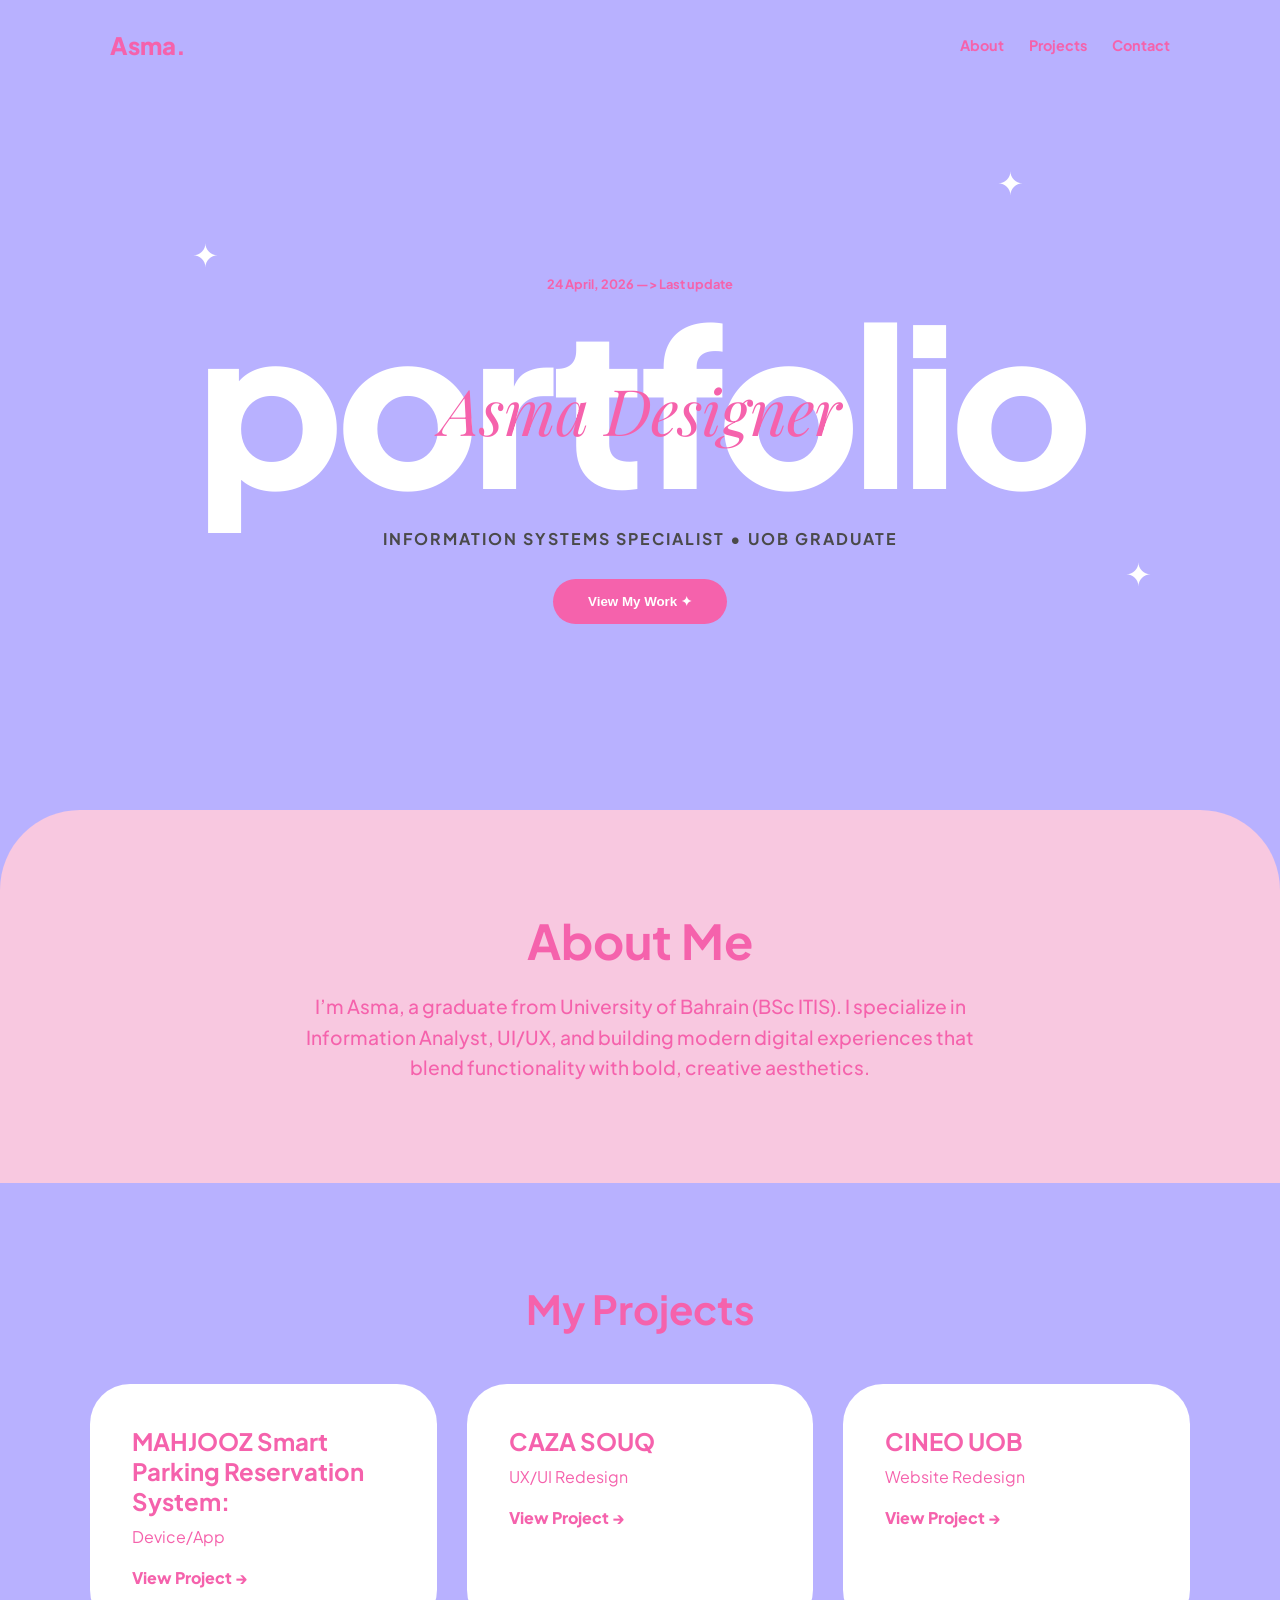
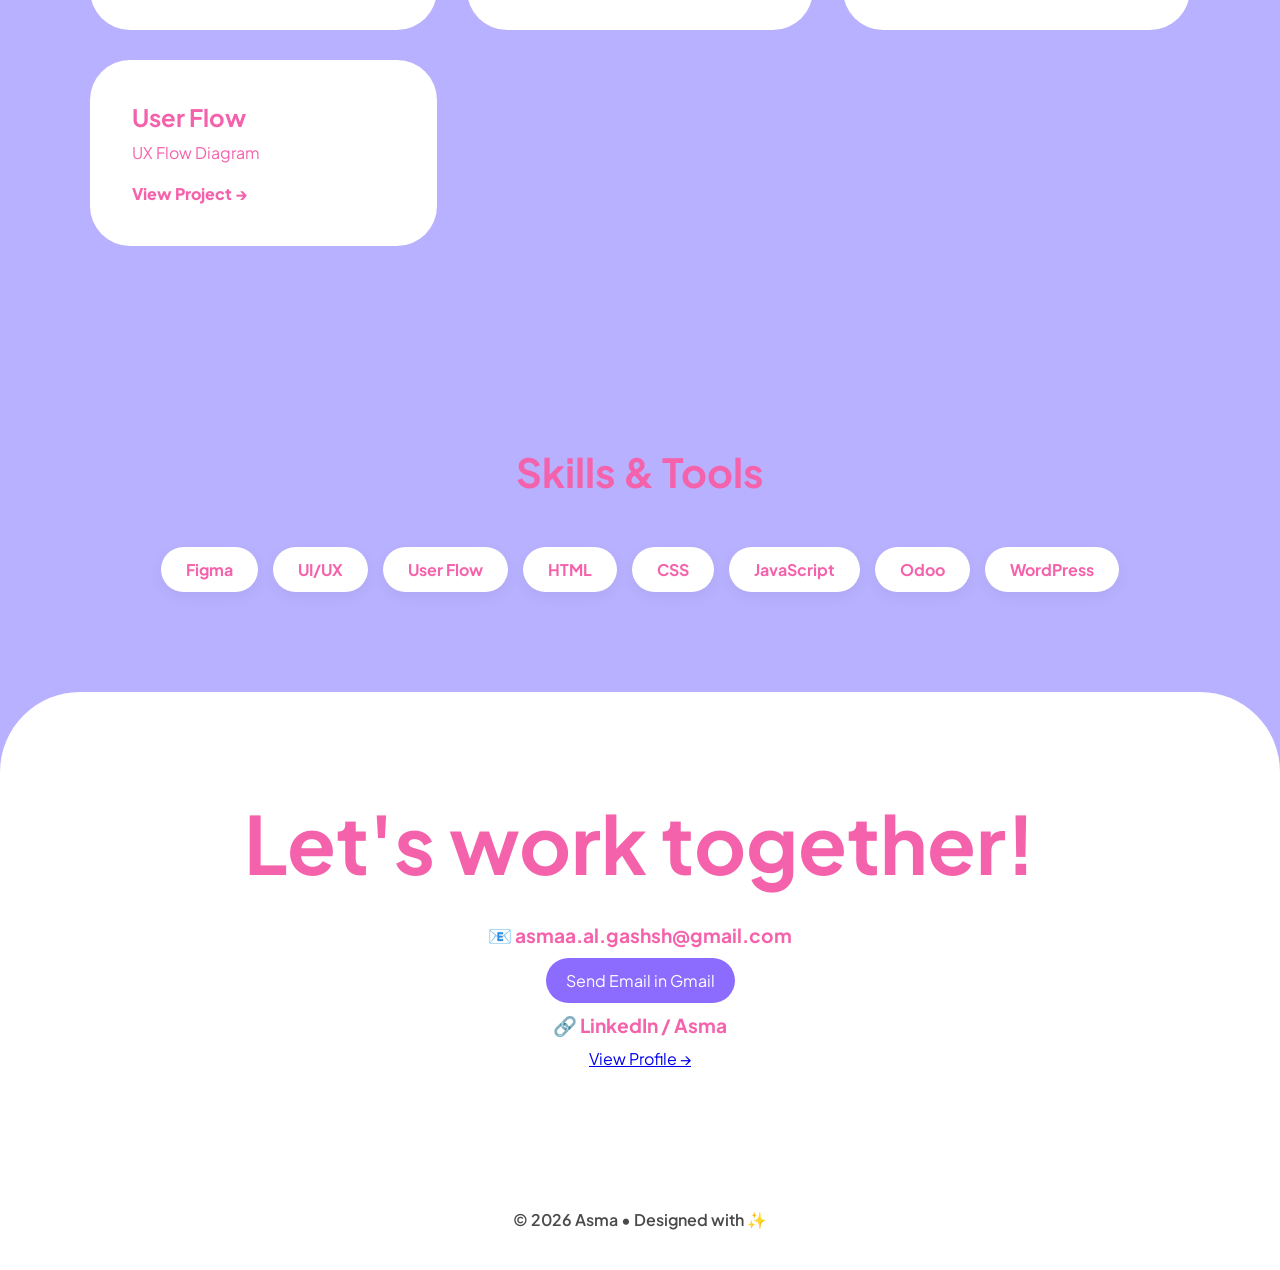
<file: index.html>
<!DOCTYPE html>
<html lang="en">
<head>
    <meta charset="UTF-8">
    <meta name="viewport" content="width=device-width, initial-scale=1.0">
    <title>Asma Portfolio | Creative Designer</title>
    <link rel="stylesheet" href="style.css">
    <link href="https://fonts.googleapis.com/css2?family=Plus+Jakarta+Sans:wght@400;700;800&family=Playfair+Display:ital,wght@1,700&display=swap" rel="stylesheet">
</head>
<body>

    <header class="navbar container">
        <h1>Asma.</h1>
        <nav>
            <a href="#about">About</a>
            <a href="#projects">Projects</a>
            <a href="#contact">Contact</a>
           
        </nav>
    </header>

    <section class="hero">
        <div class="hero-content">
            <span class="date-badge">24 April, 2026 —> Last update </span>
            <div class="title-wrapper">
                <h2 class="big-title">portfolio</h2>
                <span class="script-overlay">Asma Designer
                </span>
            </div>
            <p class="hero-subtitle">Information Systems Specialist • UOB Graduate</p>
            <button class="cta-button" onclick="scrollToProjects()">View My Work ✦</button>
        </div>
        
        <div class="sparkle s1">✦</div>
        <div class="sparkle s2">✦</div>
        <div class="sparkle s3">✦</div>
    </section>

    <section id="about" class="about-section">
        <div class="container">
            <div class="about-card">
                <h2>About Me</h2>
                <p>
                    I’m Asma, a graduate from University of Bahrain (BSc ITIS).
                    I specialize in Information Analyst, UI/UX, and building modern digital experiences 
                    that blend functionality with bold, creative aesthetics.
                </p>
            </div>
        </div>
    </section>

    <section id="projects" class="container section">
        <h2 class="section-title">My Projects</h2>
        <div class="projects-grid">
            <div class="project-card">
                <h3>MAHJOOZ Smart Parking Reservation System:</h3>
                <p>Device/App</p>
                <a href="index1.html" target="_blank">View Project →</a>
            </div>
            <div class="project-card">
                <h3>CAZA SOUQ</h3>
                <p>UX/UI Redesign</p>
                <a href="https://www.figma.com/proto/Wwr1VtW3B9xrTz90kfcWW1/CAZA-SOUQ-redesign?node-id=1-1320&t=OIua04LFYJwiDX6g-1" target="_blank">View Project →</a>
            </div>

            <div class="project-card">
                <h3>CINEO UOB</h3>
                <p>Website Redesign</p>
                <a href="https://www.figma.com/design/tz0V0ktDkPzu4GMafvNUJJ/Untitled?node-id=2001-315&t=Y27DHrljo4WrWck2-1" target="_blank">View Project →</a>
            </div>

            <div class="project-card">
                <h3>User Flow</h3>
                <p>UX Flow Diagram</p>
                <a href="https://www.figma.com/board/vErBN0kjXexFkiyykTIXaf/Untitled?t=Y27DHrljo4WrWck2-1" target="_blank">View Project →</a>
            </div>
        </div>
    </section>

    <section class="container section">
        <h2 class="section-title">Skills & Tools</h2>
        <div class="skills-box">
            <span>Figma</span>
            <span>UI/UX</span>
            <span>User Flow</span>
            <span>HTML</span>
            <span>CSS</span>
            <span>JavaScript</span>
            <span>Odoo</span>
            <span>WordPress</span>
        </div>
    </section>

    <section id="contact" class="contact-footer">
        <div class="container">
            <h2>Let's work together!</h2>
            <div class="contact-info">
                <p>📧 asmaa.al.gashsh@gmail.com</p>
                <a  class="email-btn" href="https://mail.google.com/mail/?view=cm&to=asmaa.al.gashsh@gmail.com" target="_blank">
                      Send Email in Gmail
                    </a>
                <p>🔗 LinkedIn / Asma </p>
                <a href="https://www.linkedin.com/in/asma-al-gashash-516762349/" target="_blank">View Profile →</a>
                
                
            </div>
        </div>
    </section>

    <footer>
        <p>© 2026 Asma • Designed with ✨</p>
    </footer>

    <script src="script.js"></script>
</body>
</html>
</file>
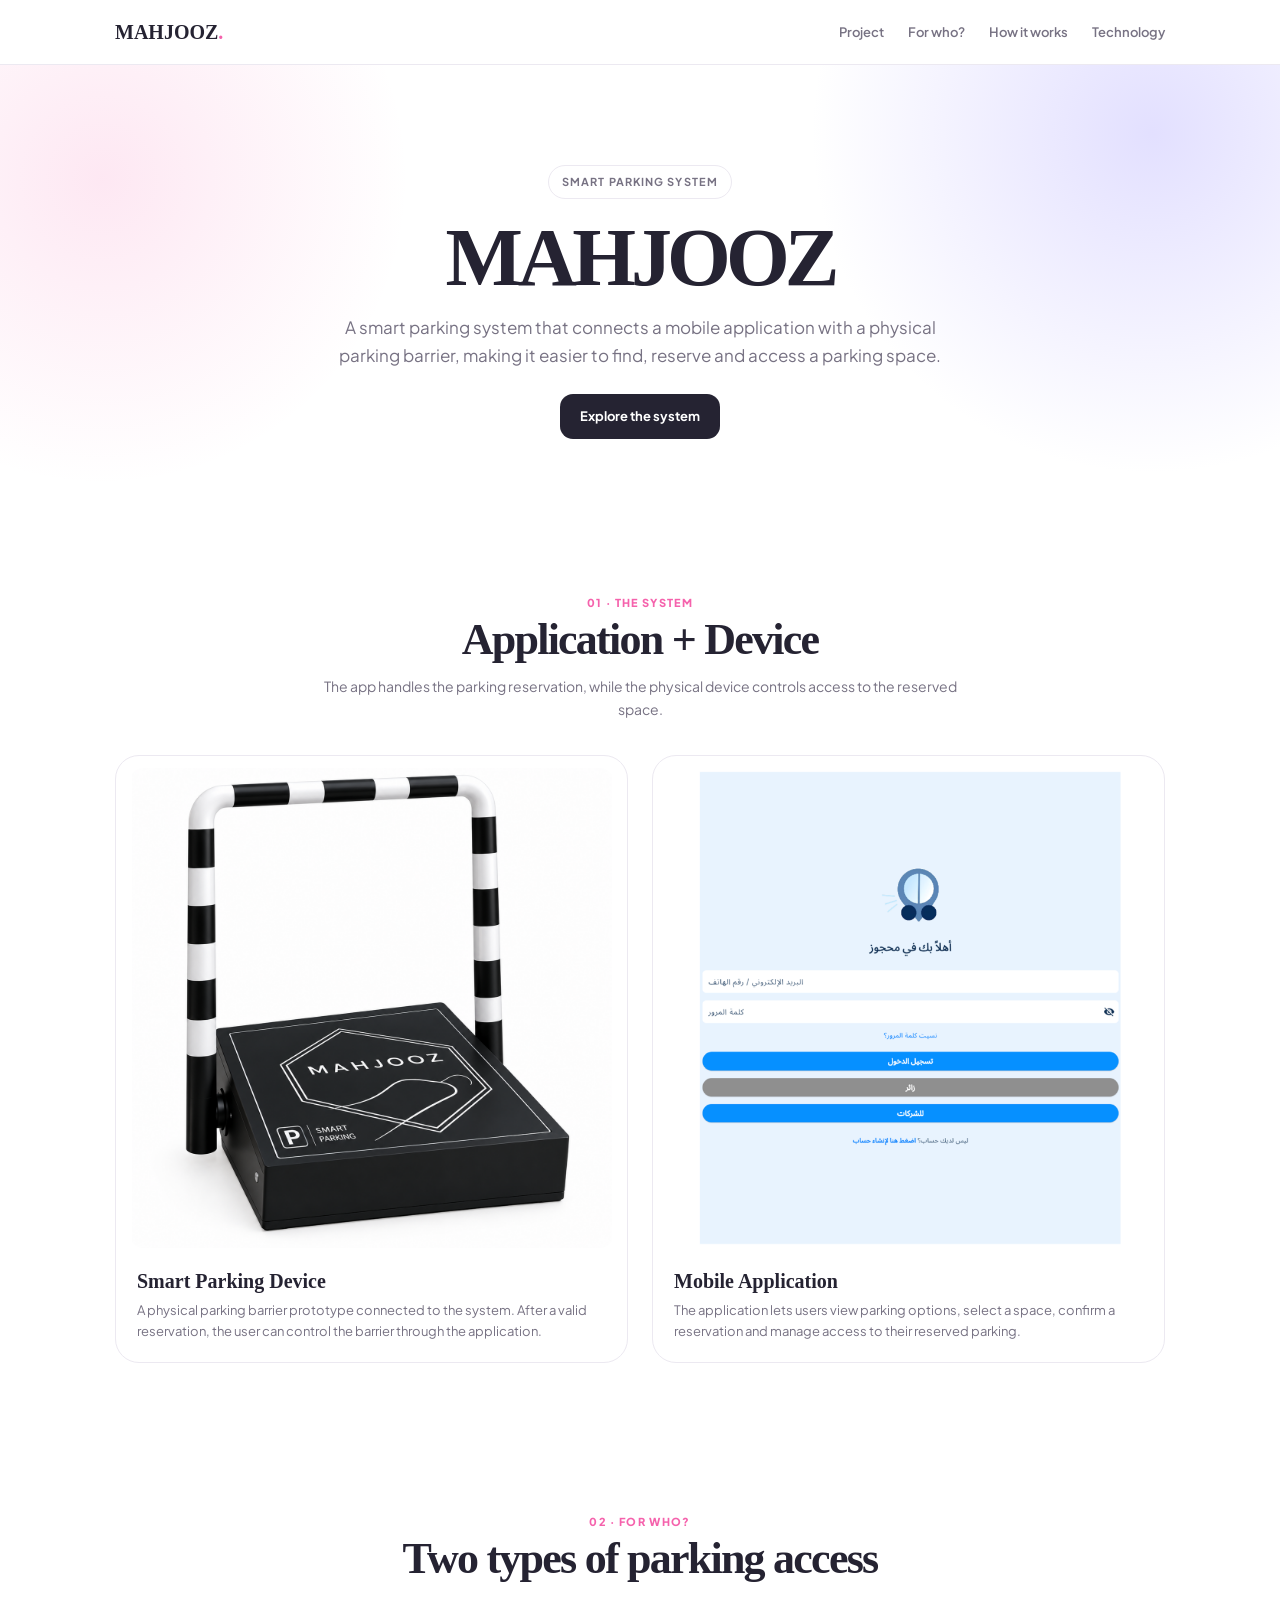
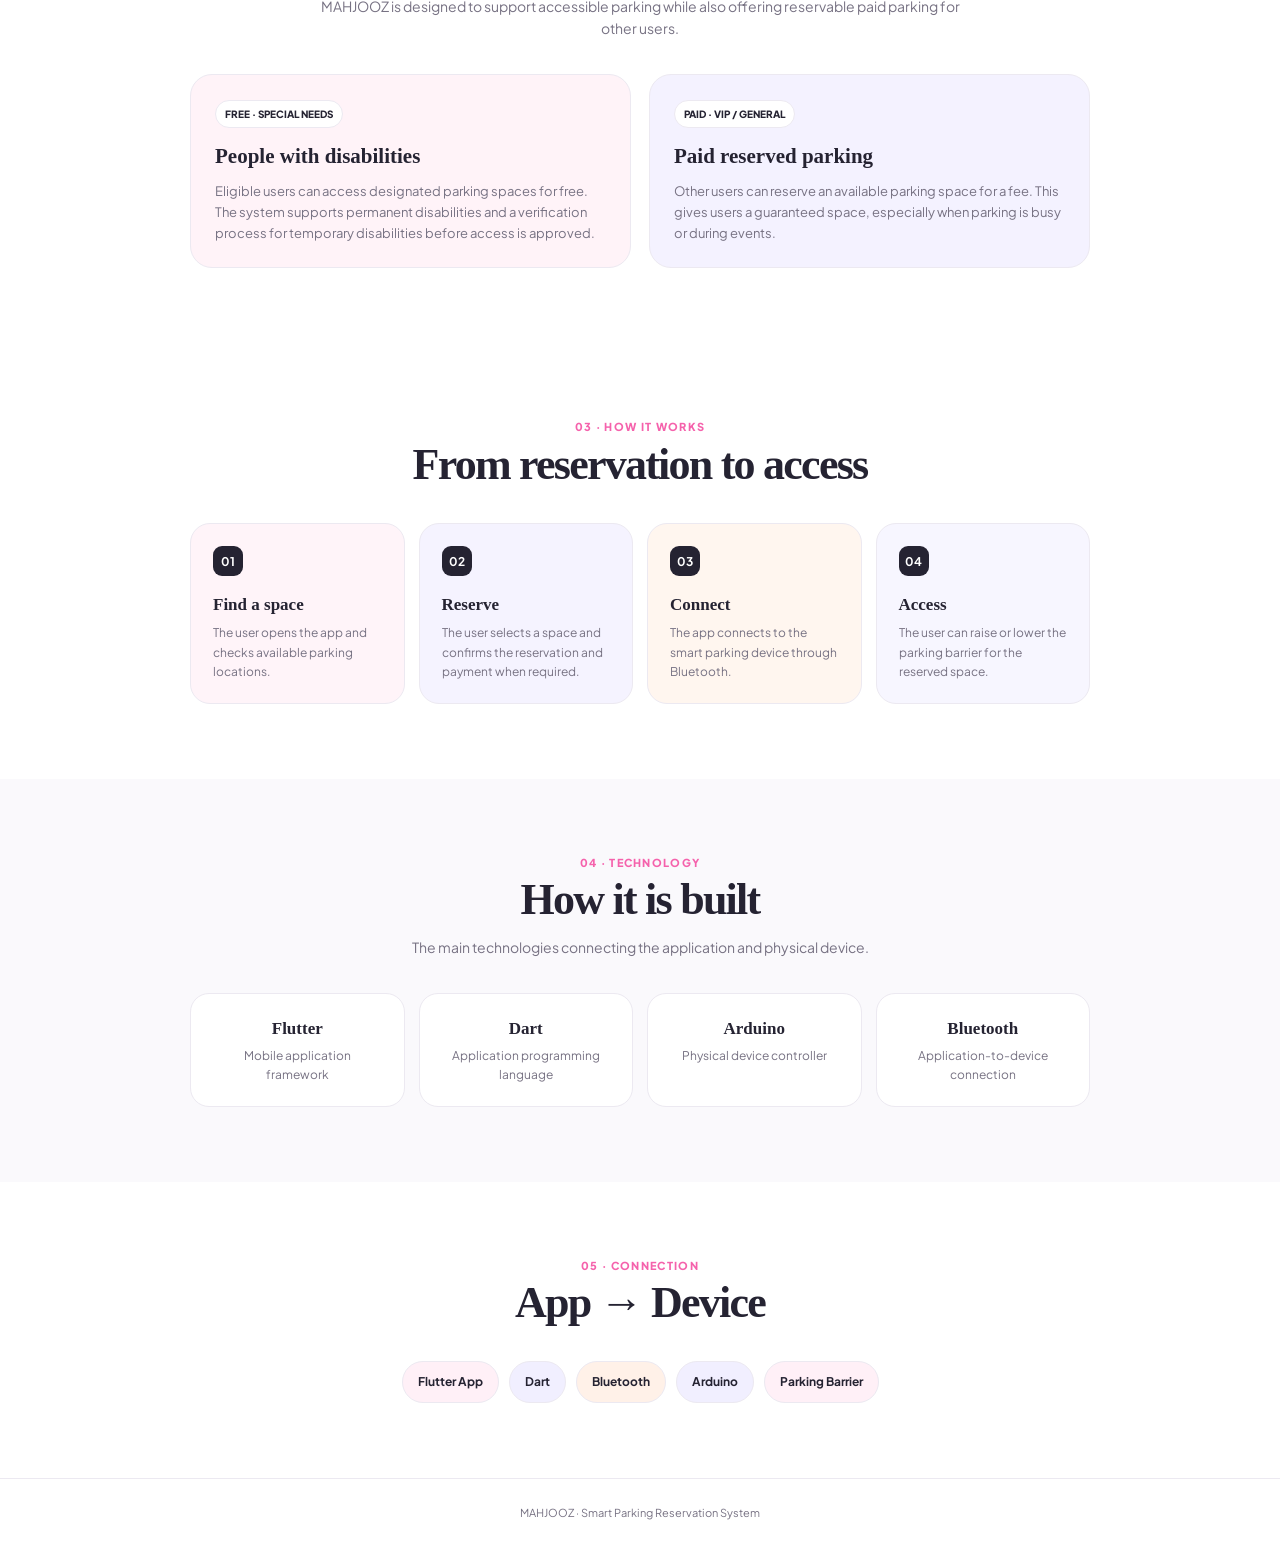
<file: index1.html>
<!DOCTYPE html>
<html lang="en">
<head>
  <meta charset="UTF-8">
  <meta name="viewport" content="width=device-width, initial-scale=1.0">
  <meta name="description" content="MAHJOOZ Smart Parking System — application and smart parking device.">
  <title>MAHJOOZ | Smart Parking</title>
  <link rel="preconnect" href="https://fonts.googleapis.com">
  <link rel="preconnect" href="https://fonts.gstatic.com" crossorigin>
  <link href="https://fonts.googleapis.com/css2?family=Plus+Jakarta+Sans:wght@400;700;800&family=Playfair+Display:ital,wght@1,700&display=swap" rel="stylesheet">
  <style>
    :root{--pink:#f562ac;--lav:#b8b1ff;--white:#fff;--peach:#ffd6ba;--ink:#252332;--muted:#777283;--line:#ece9f1;--soft:#faf9fc}
    *{box-sizing:border-box;margin:0;padding:0}
    html{scroll-behavior:smooth}
    body{font-family:'Plus Jakarta Sans', sans-serif ;color:var(--ink);background:var(--white);line-height:1.6}
    img{max-width:100%;display:block} a{text-decoration:none;color:inherit}
    .container{width:min(1050px,92%);margin:auto}
    nav{position:sticky;top:0;z-index:10;background:rgba(255,255,255,.9);backdrop-filter:blur(14px);border-bottom:1px solid var(--line)}
    .nav-inner{height:64px;display:flex;align-items:center;justify-content:space-between}
    .logo{font-family:"Space Grotesk";font-weight:700;font-size:20px}.logo span{color:var(--pink)}
    .nav-links{display:flex;gap:24px;font-size:13px;font-weight:600;color:var(--muted)}
    .nav-links a:hover{color:var(--pink)}
    .hero{padding:100px 0 80px;background:radial-gradient(circle at 90% 15%,rgba(184,177,255,.4),transparent 28%),radial-gradient(circle at 8% 25%,rgba(245,98,172,.15),transparent 25%)}
    .hero-content{text-align:center;max-width:800px;margin:auto}
    .tag{display:inline-block;padding:7px 13px;border:1px solid var(--line);border-radius:999px;font-size:11px;font-weight:700;letter-spacing:.1em;text-transform:uppercase;background:#fff;color:var(--muted)}
    h1{font-family:"Space Grotesk";font-size:clamp(50px,8vw,82px);line-height:.95;letter-spacing:-.06em;margin:20px 0 18px}
    h1 span{color:var(--pink)} .hero p{max-width:640px;margin:auto;color:var(--muted);font-size:17px}
    .button{display:inline-block;margin-top:25px;padding:12px 20px;background:var(--ink);color:#fff;border-radius:13px;font-size:13px;font-weight:700}
    section{padding:75px 0}.showcase,.how{background:#fff}.tech{background:var(--soft)}
    .section-head{text-align:center;margin-bottom:35px}.kicker{color:var(--pink);font-size:11px;font-weight:800;letter-spacing:.12em;text-transform:uppercase}
    .section-title{font-family:"Space Grotesk";font-size:clamp(30px,4vw,44px);line-height:1.05;letter-spacing:-.04em;margin-top:6px}
    .section-text{max-width:650px;margin:12px auto 0;color:var(--muted);font-size:14px}
    .visuals{display:grid;grid-template-columns:1fr 1fr;gap:24px}
    .visual{background:#fff;border:1px solid var(--line);border-radius:24px;padding:12px;overflow:hidden}
    .visual img{width:100%;height:480px;object-fit:contain;border-radius:17px;background:#fff}
    .visual-info{padding:17px 9px 8px}.visual-info h3{font-family:"Space Grotesk";font-size:20px}.visual-info p{font-size:13px;color:var(--muted);margin-top:3px}
    .audience{margin:30px auto 0;max-width:900px;display:grid;grid-template-columns:1fr 1fr;gap:18px}
    .audience-card{border:1px solid var(--line);border-radius:22px;padding:24px;background:#fff}
    .audience-card.free{background:#fff3f8}.audience-card.paid{background:#f4f2ff}
    .audience-card h3{font-family:"Space Grotesk";font-size:21px;margin-bottom:7px}
    .audience-card p{font-size:13px;color:var(--muted)}
    .badge{display:inline-block;padding:5px 9px;border-radius:999px;font-size:10px;font-weight:800;margin-bottom:12px;background:#fff;border:1px solid var(--line)}
    .flow{display:grid;grid-template-columns:repeat(4,1fr);gap:14px;max-width:900px;margin:auto}
    .step{padding:22px;border-radius:20px;border:1px solid var(--line);background:#fff}
    .step:nth-child(1){background:#fff4f9}.step:nth-child(2){background:#f5f3ff}.step:nth-child(3){background:#fff6ef}.step:nth-child(4){background:#f7f6ff}
    .number{width:30px;height:30px;border-radius:9px;background:var(--ink);color:#fff;display:grid;place-items:center;font-size:12px;font-weight:700;margin-bottom:15px}
    .step h3{font-family:"Space Grotesk";font-size:17px}.step p{font-size:12px;color:var(--muted);margin-top:5px}
    .tech-grid{display:grid;grid-template-columns:repeat(4,1fr);gap:14px;max-width:900px;margin:auto}
    .tech-card{background:#fff;border:1px solid var(--line);border-radius:19px;padding:21px;text-align:center}
    .tech-card h3{font-family:"Space Grotesk";font-size:17px}.tech-card p{font-size:12px;color:var(--muted);margin-top:4px}
    .connection{max-width:720px;margin:auto;display:flex;justify-content:center;align-items:center;gap:10px;flex-wrap:wrap}
    .connection span{padding:10px 15px;border-radius:999px;border:1px solid var(--line);font-size:12px;font-weight:700;background:#fff}
    .connection .pink{background:#fff0f7}.connection .lav{background:#f1efff}.connection .peach{background:#fff1e8}
    footer{border-top:1px solid var(--line);padding:25px 0;text-align:center;color:var(--muted);font-size:11px}
    @media(max-width:750px){.nav-links{display:none}.visuals,.audience,.flow,.tech-grid{grid-template-columns:1fr}.visual img{height:auto;max-height:520px}section{padding:60px 0}.hero{padding:75px 0 60px}}
  </style>
</head>
<body>

<nav>
  <div class="container nav-inner">
    <a href="#" class="logo">MAHJOOZ<span>.</span></a>
    <div class="nav-links">
      <a href="#project">Project</a>
      <a href="#users">For who?</a>
      <a href="#how">How it works</a>
      <a href="#technology">Technology</a>
    </div>
  </div>
</nav>

<header class="hero">
  <div class="container hero-content">
    <div class="tag">Smart Parking System</div>
    <h1>MAHJOOZ</h1>
    <p>
      A smart parking system that connects a mobile application with a physical
      parking barrier, making it easier to find, reserve and access a parking space.
    </p>
    <a href="#project" class="button">Explore the system</a>
  </div>
</header>

<section id="project" class="showcase">
  <div class="container">
    <div class="section-head">
      <div class="kicker">01 · The system</div>
      <h2 class="section-title">Application + Device</h2>
      <p class="section-text">
        The app handles the parking reservation, while the physical device controls
        access to the reserved space.
      </p>
    </div>

    <div class="visuals">
      <figure class="visual">
        <img src="mahjuz-device.png" alt="MAHJOOZ smart parking device">
        <figcaption class="visual-info">
          <h3>Smart Parking Device</h3>
          <p>
            A physical parking barrier prototype connected to the system. After a
            valid reservation, the user can control the barrier through the application.
          </p>
        </figcaption>
      </figure>

      <figure class="visual">
        <img src="mahjuz-app.png" alt="MAHJOOZ mobile application interface">
        <figcaption class="visual-info">
          <h3>Mobile Application</h3>
          <p>
            The application lets users view parking options, select a space, confirm
            a reservation and manage access to their reserved parking.
          </p>
        </figcaption>
      </figure>
    </div>
  </div>
</section>

<section id="users" class="how">
  <div class="container">
    <div class="section-head">
      <div class="kicker">02 · For who?</div>
      <h2 class="section-title">Two types of parking access</h2>
      <p class="section-text">
        MAHJOOZ is designed to support accessible parking while also offering
        reservable paid parking for other users.
      </p>
    </div>

    <div class="audience">
      <article class="audience-card free">
        <div class="badge">FREE · SPECIAL NEEDS</div>
        <h3>People with disabilities</h3>
        <p>
          Eligible users can access designated parking spaces for free. The system
          supports permanent disabilities and a verification process for temporary
          disabilities before access is approved.
        </p>
      </article>

      <article class="audience-card paid">
        <div class="badge">PAID · VIP / GENERAL</div>
        <h3>Paid reserved parking</h3>
        <p>
          Other users can reserve an available parking space for a fee. This gives
          users a guaranteed space, especially when parking is busy or during events.
        </p>
      </article>
    </div>
  </div>
</section>

<section id="how">
  <div class="container">
    <div class="section-head">
      <div class="kicker">03 · How it works</div>
      <h2 class="section-title">From reservation to access</h2>
    </div>

    <div class="flow">
      <article class="step">
        <div class="number">01</div>
        <h3>Find a space</h3>
        <p>The user opens the app and checks available parking locations.</p>
      </article>
      <article class="step">
        <div class="number">02</div>
        <h3>Reserve</h3>
        <p>The user selects a space and confirms the reservation and payment when required.</p>
      </article>
      <article class="step">
        <div class="number">03</div>
        <h3>Connect</h3>
        <p>The app connects to the smart parking device through Bluetooth.</p>
      </article>
      <article class="step">
        <div class="number">04</div>
        <h3>Access</h3>
        <p>The user can raise or lower the parking barrier for the reserved space.</p>
      </article>
    </div>
  </div>
</section>

<section id="technology" class="tech">
  <div class="container">
    <div class="section-head">
      <div class="kicker">04 · Technology</div>
      <h2 class="section-title">How it is built</h2>
      <p class="section-text">The main technologies connecting the application and physical device.</p>
    </div>

    <div class="tech-grid">
      <article class="tech-card"><h3>Flutter</h3><p>Mobile application framework</p></article>
      <article class="tech-card"><h3>Dart</h3><p>Application programming language</p></article>
      <article class="tech-card"><h3>Arduino</h3><p>Physical device controller</p></article>
      <article class="tech-card"><h3>Bluetooth</h3><p>Application-to-device connection</p></article>
    </div>
  </div>
</section>

<section>
  <div class="container">
    <div class="section-head">
      <div class="kicker">05 · Connection</div>
      <h2 class="section-title">App → Device</h2>
    </div>
    <div class="connection">
      <span class="pink">Flutter App</span>
      <span class="lav">Dart</span>
      <span class="peach">Bluetooth</span>
      <span class="lav">Arduino</span>
      <span class="pink">Parking Barrier</span>
    </div>
  </div>
</section>

<footer>MAHJOOZ · Smart Parking Reservation System</footer>
</body>
</html>
</file>
<file: style.css>
:root {
    --lavender: #b8b1ff;
    --peach: #ffd6ba;
    --white: #ffffff;
    --dark: #f562ac;
    --text-gray: #4a4a4a;
    --transition: all 0.4s cubic-bezier(0.175, 0.885, 0.32, 1.275);
}

* {
    margin: 0;
    padding: 0;
    box-sizing: border-box;
}

body {
    font-family: 'Plus Jakarta Sans', sans-serif;
    background-color: var(--lavender);
    color: var(--dark);
    overflow-x: hidden;
}

.container {
    max-width: 1100px;
    margin: auto;
    padding: 0 20px;
}

/* Navbar */
.navbar {
    display: flex;
    justify-content: space-between;
    align-items: center;
    padding: 30px 20px;
}

.navbar h1 { font-weight: 800; font-size: 1.5rem; }

.navbar nav { display: flex; align-items: center; gap: 25px; }

.navbar nav a {
    text-decoration: none;
    color: var(--dark);
    font-weight: 700;
    font-size: 0.9rem;
}

.mini-btn {
    background: none;
    border: 1px solid var(--dark);
    border-radius: 50%;
    cursor: pointer;
    padding: 5px;
}

/* Hero Section */
.hero {
    height: 80vh;
    display: flex;
    flex-direction: column;
    justify-content: center;
    align-items: center;
    text-align: center;
    position: relative;
}

.date-badge {
    font-weight: 700;
    font-size: 0.8rem;
    margin-bottom: 20px;
    display: block;
}

.title-wrapper {
    position: relative;
    margin: 20px 0;
}

.big-title {
    font-size: clamp(80px, 18vw, 220px);
    font-weight: 800;
    color: var(--white);
    line-height: 0.8;
    letter-spacing: -8px;
    text-transform: lowercase;
}

.script-overlay {
    font-family: 'Playfair Display', serif;
    font-style: italic;
    font-size: clamp(30px, 5vw, 70px);
    color: var(--dark);
    position: absolute;
    top: 55%;
    left: 50%;
    transform: translate(-50%, -50%);
    white-space: nowrap;
}

.hero-subtitle {
    font-weight: 700;
    text-transform: uppercase;
    letter-spacing: 2px;
    margin-top: 40px;
    color: var(--text-gray);
}

.cta-button {
    margin-top: 30px;
    padding: 15px 35px;
    background: var(--dark);
    color: white;
    border: none;
    border-radius: 50px;
    font-weight: 700;
    cursor: pointer;
    transition: var(--transition);
}

.cta-button:hover { transform: scale(1.1); }

/* About Section */
.about-section {
    background-color: #f8c8e0;
    padding: 100px 0;
    border-radius: 80px 80px 0 0;
}

.about-card {
    max-width: 700px;
    margin: auto;
    text-align: center;
}

.about-card h2 { font-size: 3rem; margin-bottom: 20px; }

.about-card p { font-size: 1.2rem; line-height: 1.6; font-weight: 500; }

/* Projects */
.section { padding: 100px 0; }
.section-title { font-size: 2.5rem; margin-bottom: 50px; text-align: center; }

.projects-grid {
    display: grid;
    grid-template-columns: repeat(auto-fit, minmax(300px, 1fr));
    gap: 30px;
}

.project-card {
    background: var(--white);
    padding: 40px;
    border-radius: 40px;
    transition: var(--transition);
    border: 2px solid transparent;
}

.project-card:hover {
    transform: translateY(-15px) rotate(2deg);
    border-color: var(--dark);
}

.project-card h3 { font-size: 1.5rem; margin-bottom: 10px; }

.project-card a {
    text-decoration: none;
    color: var(--dark);
    font-weight: 800;
    margin-top: 20px;
    display: inline-block;
}

/* Skills */
.skills-box {
    display: flex;
    flex-wrap: wrap;
    gap: 15px;
    justify-content: center;
}

.skills-box span {
    background: var(--white);
    padding: 12px 25px;
    border-radius: 50px;
    font-weight: 700;
    box-shadow: 0 5px 15px rgba(0,0,0,0.05);
}
.email-btn {
  display: inline-block;
  padding: 12px 20px;
  background: #8b6cff;
  color: white;
  border-radius: 25px;
  text-decoration: none;
  transition: 0.3s;
}


.email-btn:hover {
  transform: scale(1.05);
}

/* Contact & Footer */
.contact-footer {
    text-align: center;
    padding: 100px 0;
    background: var(--white);
    border-radius: 80px 80px 0 0;
}

.contact-footer h2 { font-size: clamp(40px, 8vw, 80px); margin-bottom: 30px; }

.contact-info p { font-size: 1.2rem; font-weight: 700; margin: 10px 0; }

footer {
    text-align: center;
    padding: 40px;
    background: var(--white);
    font-weight: 600;
    color: var(--text-gray);
}

/* Sparkle Elements */
.sparkle {
    position: absolute;
    color: var(--white);
    font-size: 2rem;
    animation: twinkle 3s infinite;
}
.s1 { top: 20%; left: 15%; }
.s2 { top: 10%; right: 20%; animation-delay: 1s; }
.s3 { bottom: 30%; right: 10%; animation-delay: 2s; }

@keyframes twinkle {
    0%, 100% { opacity: 0.3; transform: scale(1); }
    50% { opacity: 1; transform: scale(1.5); }
}
</file>
